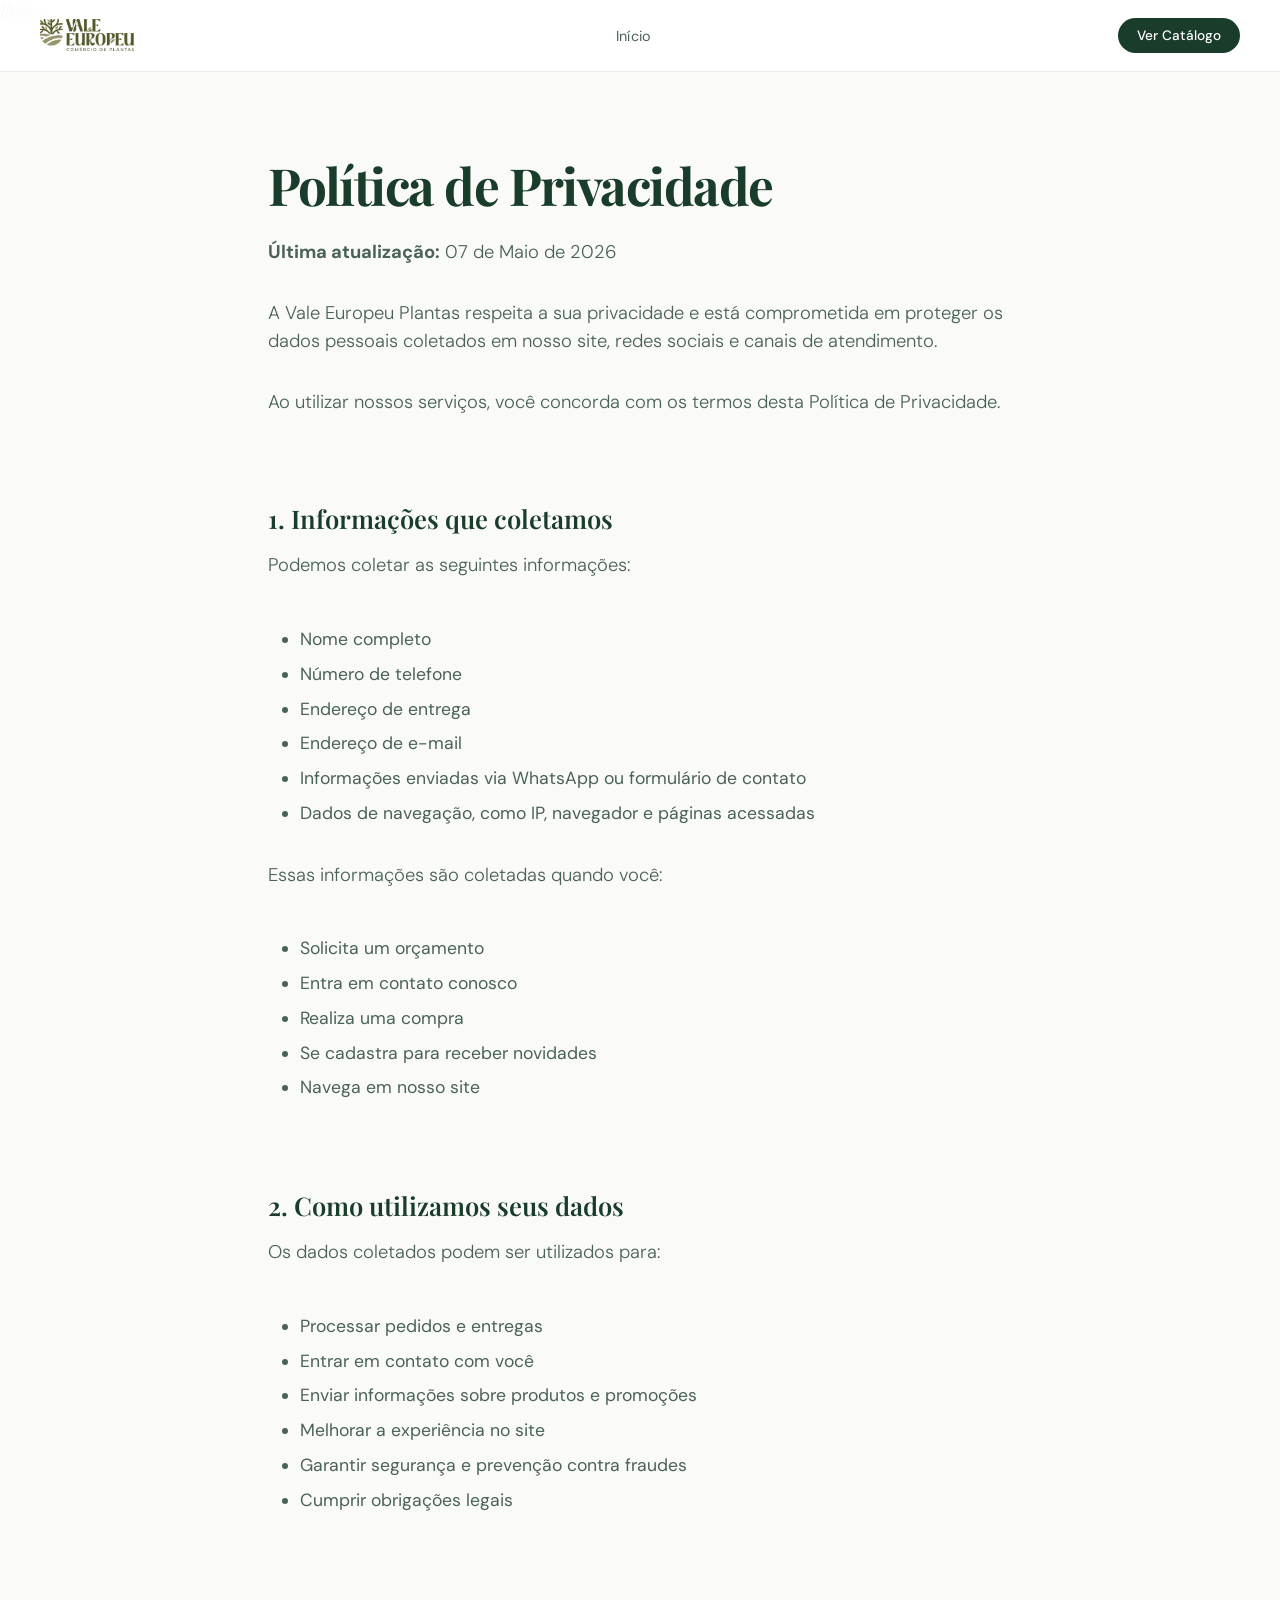
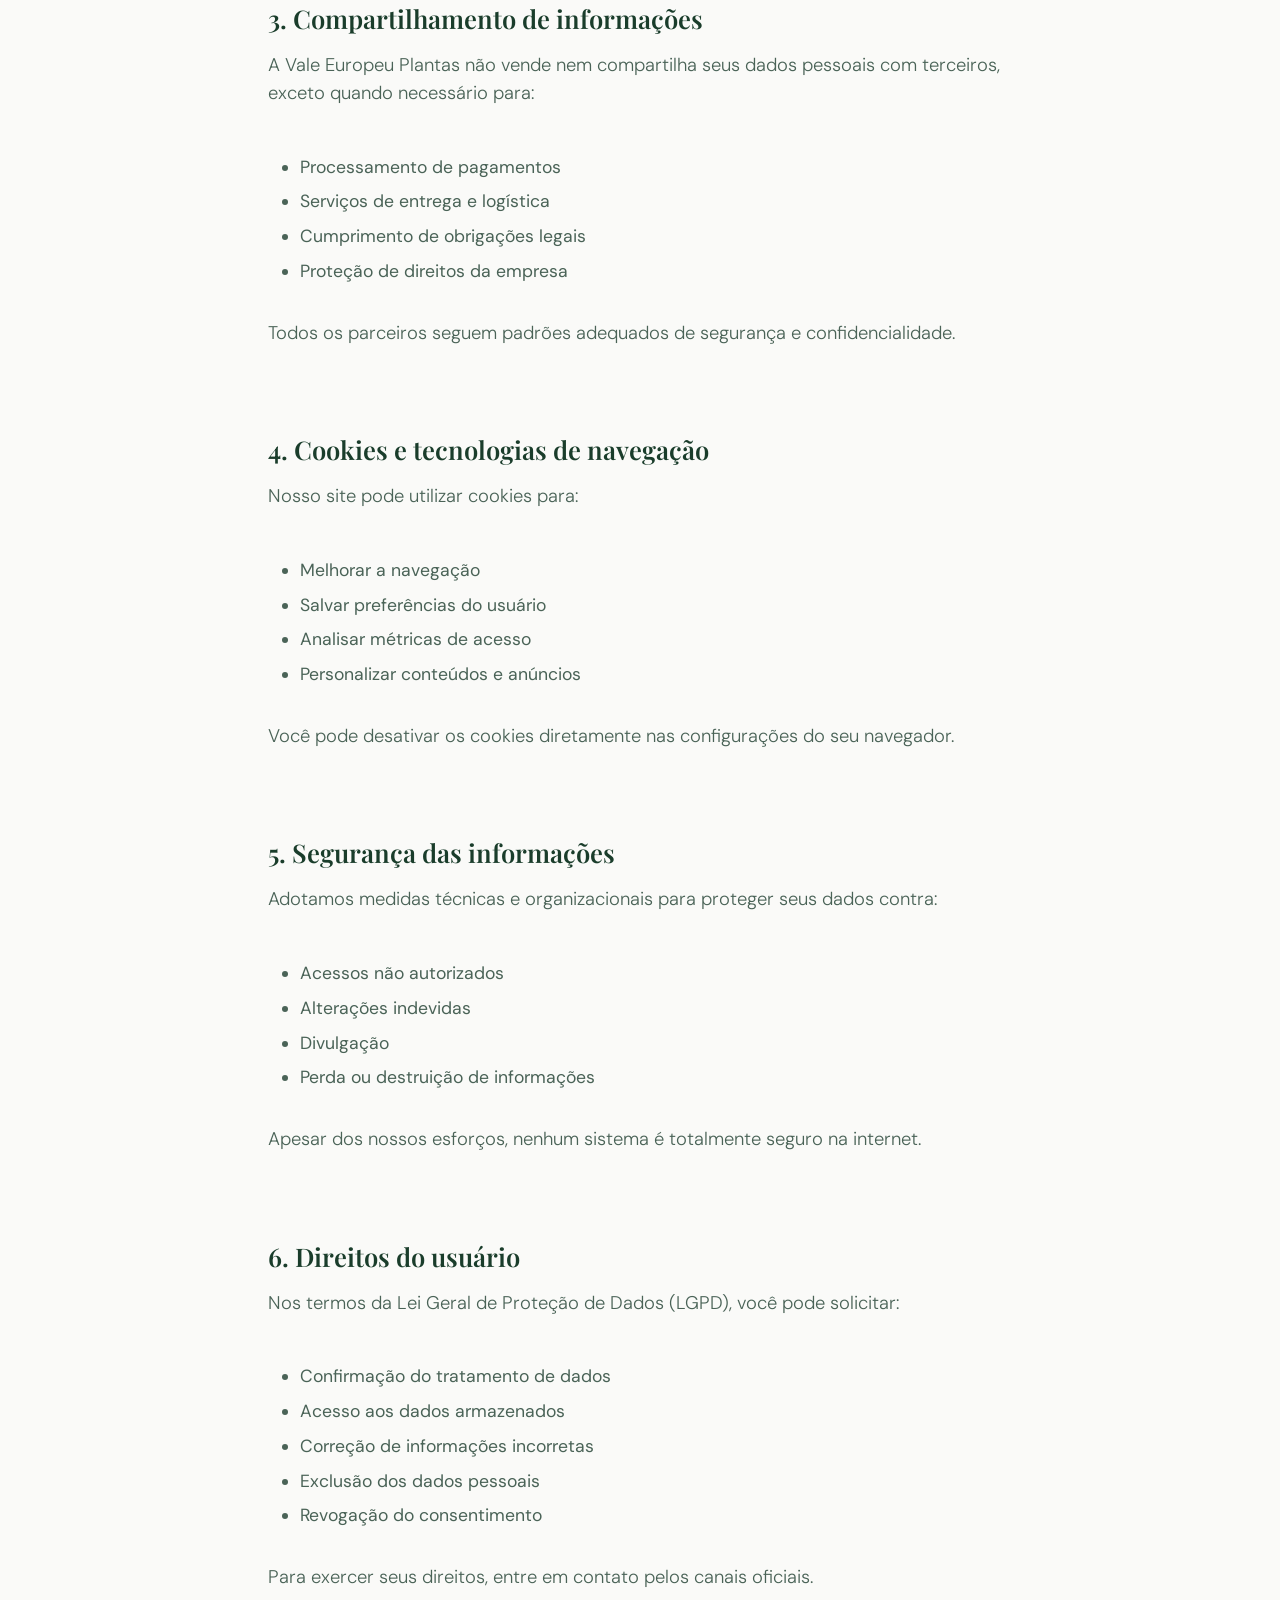
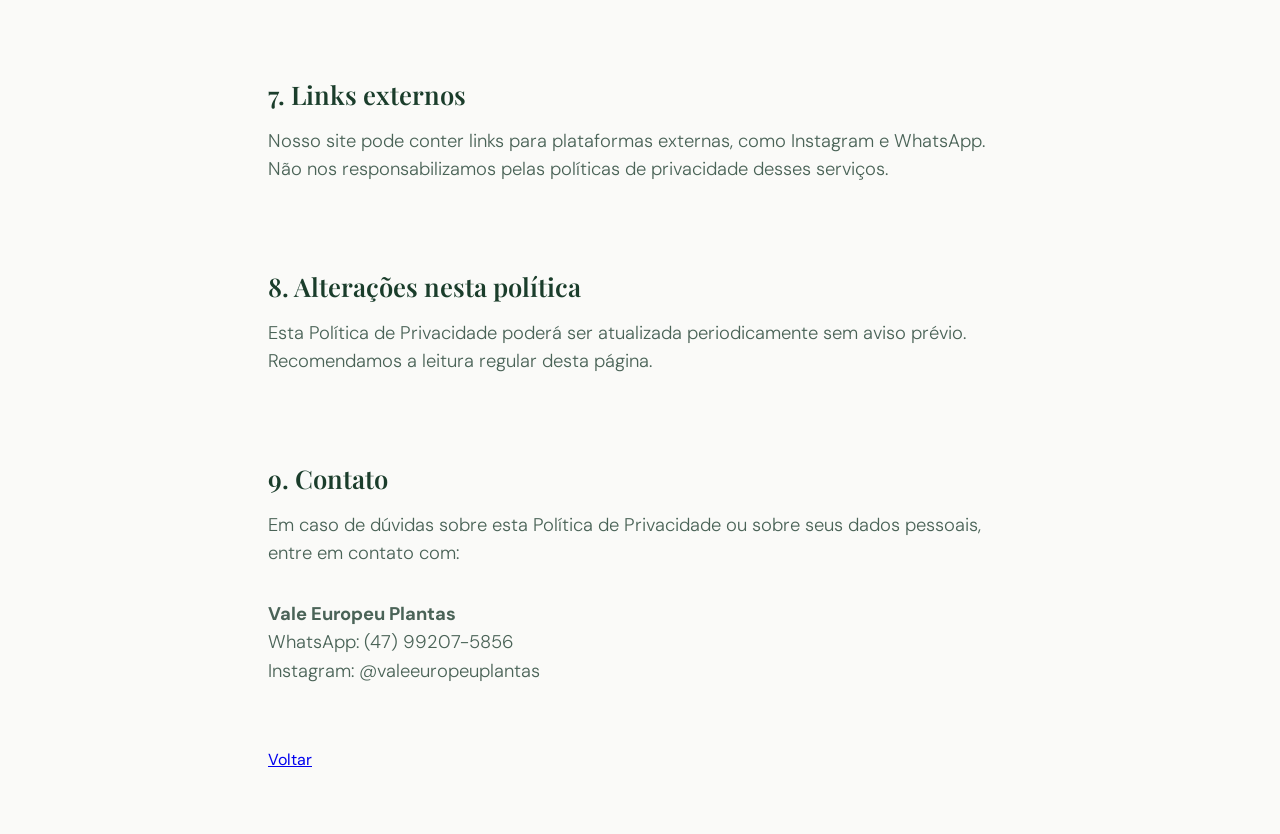
<file: politica-privacidade.html>
<!DOCTYPE html>
<html lang="pt-BR">
<head>
<meta charset="UTF-8">
<meta name="viewport" content="width=device-width, initial-scale=1.0">
<title>Flora Verde - Plantas Ornamentais</title>
<link href="https://fonts.googleapis.com/css2?family=Playfair+Display:ital,wght@0,400;0,600;1,400&family=DM+Sans:wght@300;400;500&display=swap" rel="stylesheet">
<style>
*, *::before, *::after { margin: 0; padding: 0; box-sizing: border-box; }

:root {
  --green-dark: #1a3d2b;
  --green-mid: #2d6a4f;
  --green-light: #52b788;
  --green-pale: #b7e4c7;
  --green-mist: #f0f7f2;
  --white: #ffffff;
  --off-white: #fafaf8;
  --text-dark: #1a2e22;
  --text-mid: #4a6357;
  --text-light: #8aaa96;
  --border: rgba(45, 106, 79, 0.12);
}

html { scroll-behavior: smooth; }
body { font-family: 'DM Sans', sans-serif; background: var(--white); color: var(--text-dark); overflow-x: hidden; }

/* =====================
   NAV
===================== */
nav {
  position: fixed; top: 0; left: 0; right: 0; z-index: 100;
  display: flex;
  align-items: center;
  justify-content: space-between;
  padding: 18px 40px;
  background: rgba(255,255,255,0.95);
  backdrop-filter: blur(12px);
  border-bottom: 1px solid var(--border);
}
.logo { display: flex; align-items: center; }
.logo img { height: 32px; width: auto; display: block; }
.logo span { color: var(--green-light); font-style: italic; }

.nav-links { display: flex; gap: 40px; list-style: none; margin-left: 40px; }
.nav-links a {
  text-decoration: none; font-size: 0.9rem; font-weight: 400;
  color: var(--text-mid); letter-spacing: 0.02em; transition: color 0.2s;
}
.nav-links a:hover { color: var(--green-dark); }

.nav-cta {
  margin-left: 24px;
  background: var(--green-dark); color: var(--white);
  padding: 0.55rem 1.2rem; border-radius: 50px; font-size: 0.85rem; font-weight: 500;
  text-decoration: none; transition: background 0.2s, transform 0.15s;
  white-space: nowrap;
}
.nav-cta:hover { background: var(--green-mid); transform: translateY(-1px); }

/* =====================
   HERO
===================== */

.hero {
  min-height: auto;
  display: block;
  padding-top: 72px;
  background: var(--off-white);
  position: relative;
  overflow: hidden;
}
.hero-left {
  display: flex; flex-direction: column; justify-content: center;
  padding: 4rem 8rem;
  max-width: 1000px;
  margin: 0 auto;
}

.hero-tag {
  display: inline-flex; align-items: center; gap: 0.5rem;
  font-size: 0.78rem; font-weight: 500; letter-spacing: 0.1em; text-transform: uppercase;
  color: var(--green-light); margin-bottom: 1.5rem;
}
.hero-tag::before { content: ''; width: 24px; height: 1px; background: var(--green-light); }
.hero h1 {
  font-family: 'Playfair Display', serif;
  font-size: clamp(2.4rem, 4vw, 4rem);
  line-height: 1.12; letter-spacing: -0.03em;
  color: var(--green-dark); margin-bottom: 1.5rem;
}
.hero h1 em { font-style: italic; color: var(--green-mid); }
.hero p {
  font-size: 1.15rem; color: var(--text-mid); line-height: 1.55;
  max-width: 100%; margin-bottom: 2rem; font-weight: 300;
}
.hero h2 {
  font-family: 'Playfair Display', serif;
  font-size: 1.6rem; color: var(--green-dark);
  margin: 2rem 0 1rem 0; font-weight: 600;
}
.hero ul {
  margin: 1rem 0 1.5rem 2rem;
  font-size: 1.1rem;
}
.hero li {
  margin-bottom: 0.8rem; color: var(--text-mid);
}
.hero-actions { display: flex; gap: 1rem; align-items: center; flex-wrap: wrap; }


</style>
</head>
<body>

<nav>
  <div class="logo">
    <img src="Imagens/HORIZONTAL SECUNDARIA.png" alt="Vale Europeu">
  </div>
  <ul class="nav-links">
    <li><a href="index.html">Início</a></li>
  </ul>
  <a href="https://www.instagram.com/valeeuropeuplantas/" class="nav-cta">Ver Catálogo</a>
</nav>

//hero

<section class="hero" id="hero">
  <div class="hero-left">
<h1>Política de Privacidade</h1>
<p><strong>Última atualização:</strong> 07 de Maio de 2026</p>
<p>
A Vale Europeu Plantas respeita a sua privacidade e está comprometida em proteger
os dados pessoais coletados em nosso site, redes sociais e canais de atendimento.
</p>
<p>
Ao utilizar nossos serviços, você concorda com os termos desta Política de Privacidade.
</p>
<br>
<h2>1. Informações que coletamos</h2>
<p>Podemos coletar as seguintes informações:</p>
<ul>
  <li>Nome completo</li>
  <li>Número de telefone</li>
  <li>Endereço de entrega</li>
  <li>Endereço de e-mail</li>
  <li>Informações enviadas via WhatsApp ou formulário de contato</li>
  <li>Dados de navegação, como IP, navegador e páginas acessadas</li>
</ul>
<p>Essas informações são coletadas quando você:</p>
<ul>
  <li>Solicita um orçamento</li>
  <li>Entra em contato conosco</li>
  <li>Realiza uma compra</li>
  <li>Se cadastra para receber novidades</li>
  <li>Navega em nosso site</li>
</ul>
<br>
<h2>2. Como utilizamos seus dados</h2>
<p>Os dados coletados podem ser utilizados para:</p>
<ul>
  <li>Processar pedidos e entregas</li>
  <li>Entrar em contato com você</li>
  <li>Enviar informações sobre produtos e promoções</li>
  <li>Melhorar a experiência no site</li>
  <li>Garantir segurança e prevenção contra fraudes</li>
  <li>Cumprir obrigações legais</li>
</ul>
<br>
<h2>3. Compartilhamento de informações</h2>
<p>
A Vale Europeu Plantas não vende nem compartilha seus dados pessoais com terceiros,
exceto quando necessário para:
</p>
<ul>
  <li>Processamento de pagamentos</li>
  <li>Serviços de entrega e logística</li>
  <li>Cumprimento de obrigações legais</li>
  <li>Proteção de direitos da empresa</li>
</ul>
<p>
Todos os parceiros seguem padrões adequados de segurança e confidencialidade.
</p>
<br>
<h2>4. Cookies e tecnologias de navegação</h2>
<p>Nosso site pode utilizar cookies para:</p>
<ul>
  <li>Melhorar a navegação</li>
  <li>Salvar preferências do usuário</li>
  <li>Analisar métricas de acesso</li>
  <li>Personalizar conteúdos e anúncios</li>
</ul>
<p>
Você pode desativar os cookies diretamente nas configurações do seu navegador.
</p>
<br>
<h2>5. Segurança das informações</h2>
<p>
Adotamos medidas técnicas e organizacionais para proteger seus dados contra:
</p>
<ul>
  <li>Acessos não autorizados</li>
  <li>Alterações indevidas</li>
  <li>Divulgação</li>
  <li>Perda ou destruição de informações</li>
</ul>
<p>
Apesar dos nossos esforços, nenhum sistema é totalmente seguro na internet.
</p>
<br>
<h2>6. Direitos do usuário</h2>
<p>
Nos termos da Lei Geral de Proteção de Dados (LGPD), você pode solicitar:
</p>
<ul>
  <li>Confirmação do tratamento de dados</li>
  <li>Acesso aos dados armazenados</li>
  <li>Correção de informações incorretas</li>
  <li>Exclusão dos dados pessoais</li>
  <li>Revogação do consentimento</li>
</ul>
<p>
Para exercer seus direitos, entre em contato pelos canais oficiais.
</p>
<br>
<h2>7. Links externos</h2>
<p>
Nosso site pode conter links para plataformas externas, como Instagram e WhatsApp.
Não nos responsabilizamos pelas políticas de privacidade desses serviços.
</p>
<br>
<h2>8. Alterações nesta política</h2>
<p>
Esta Política de Privacidade poderá ser atualizada periodicamente sem aviso prévio.
Recomendamos a leitura regular desta página.
</p>
<br>
<h2>9. Contato</h2>
<p>
Em caso de dúvidas sobre esta Política de Privacidade ou sobre seus dados pessoais,
entre em contato com:
</p>
<p>
<strong>Vale Europeu Plantas</strong><br>
WhatsApp: (47) 99207-5856<br>
Instagram: @valeeuropeuplantas
</p></p>
    <div class="hero-actions">
      <a href="index.html" class="btn-primary">Voltar</a>
    </div>
  </div>
  <div class="hero-right">
  </div>
</file>
